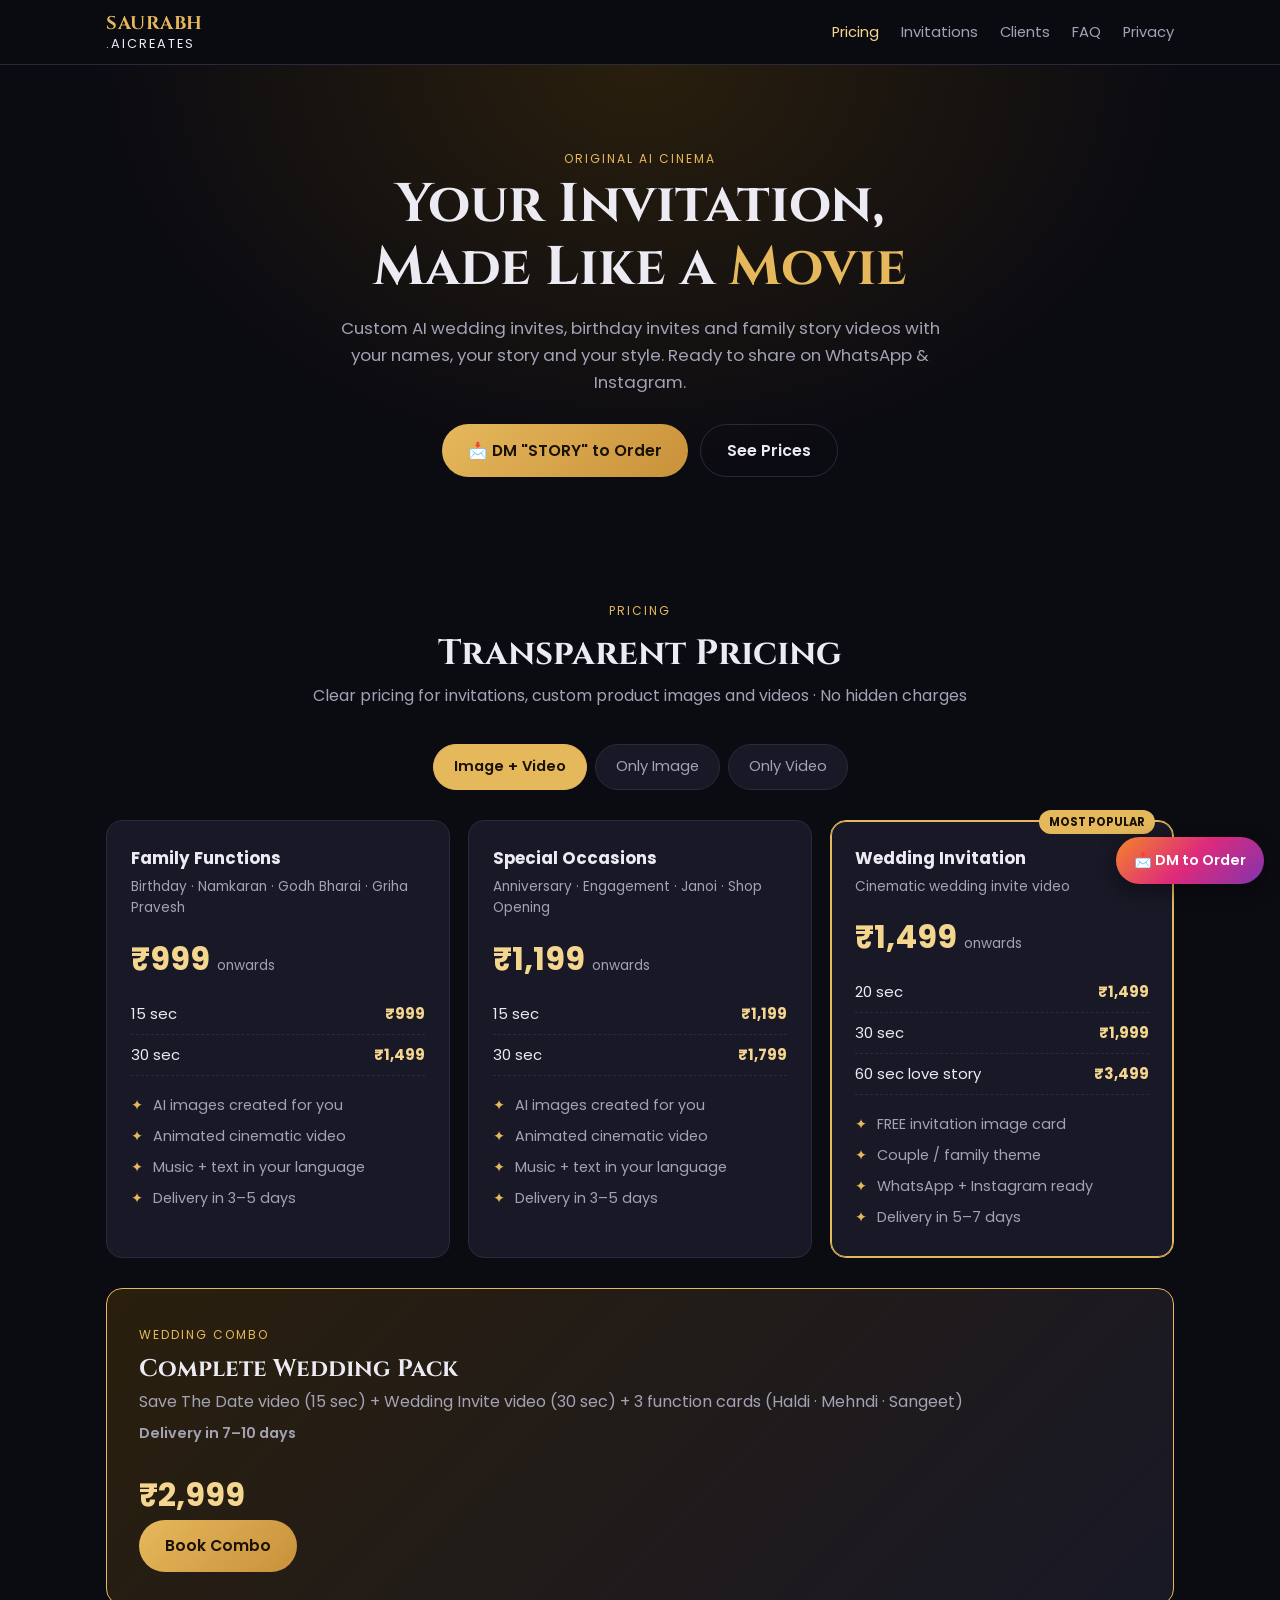
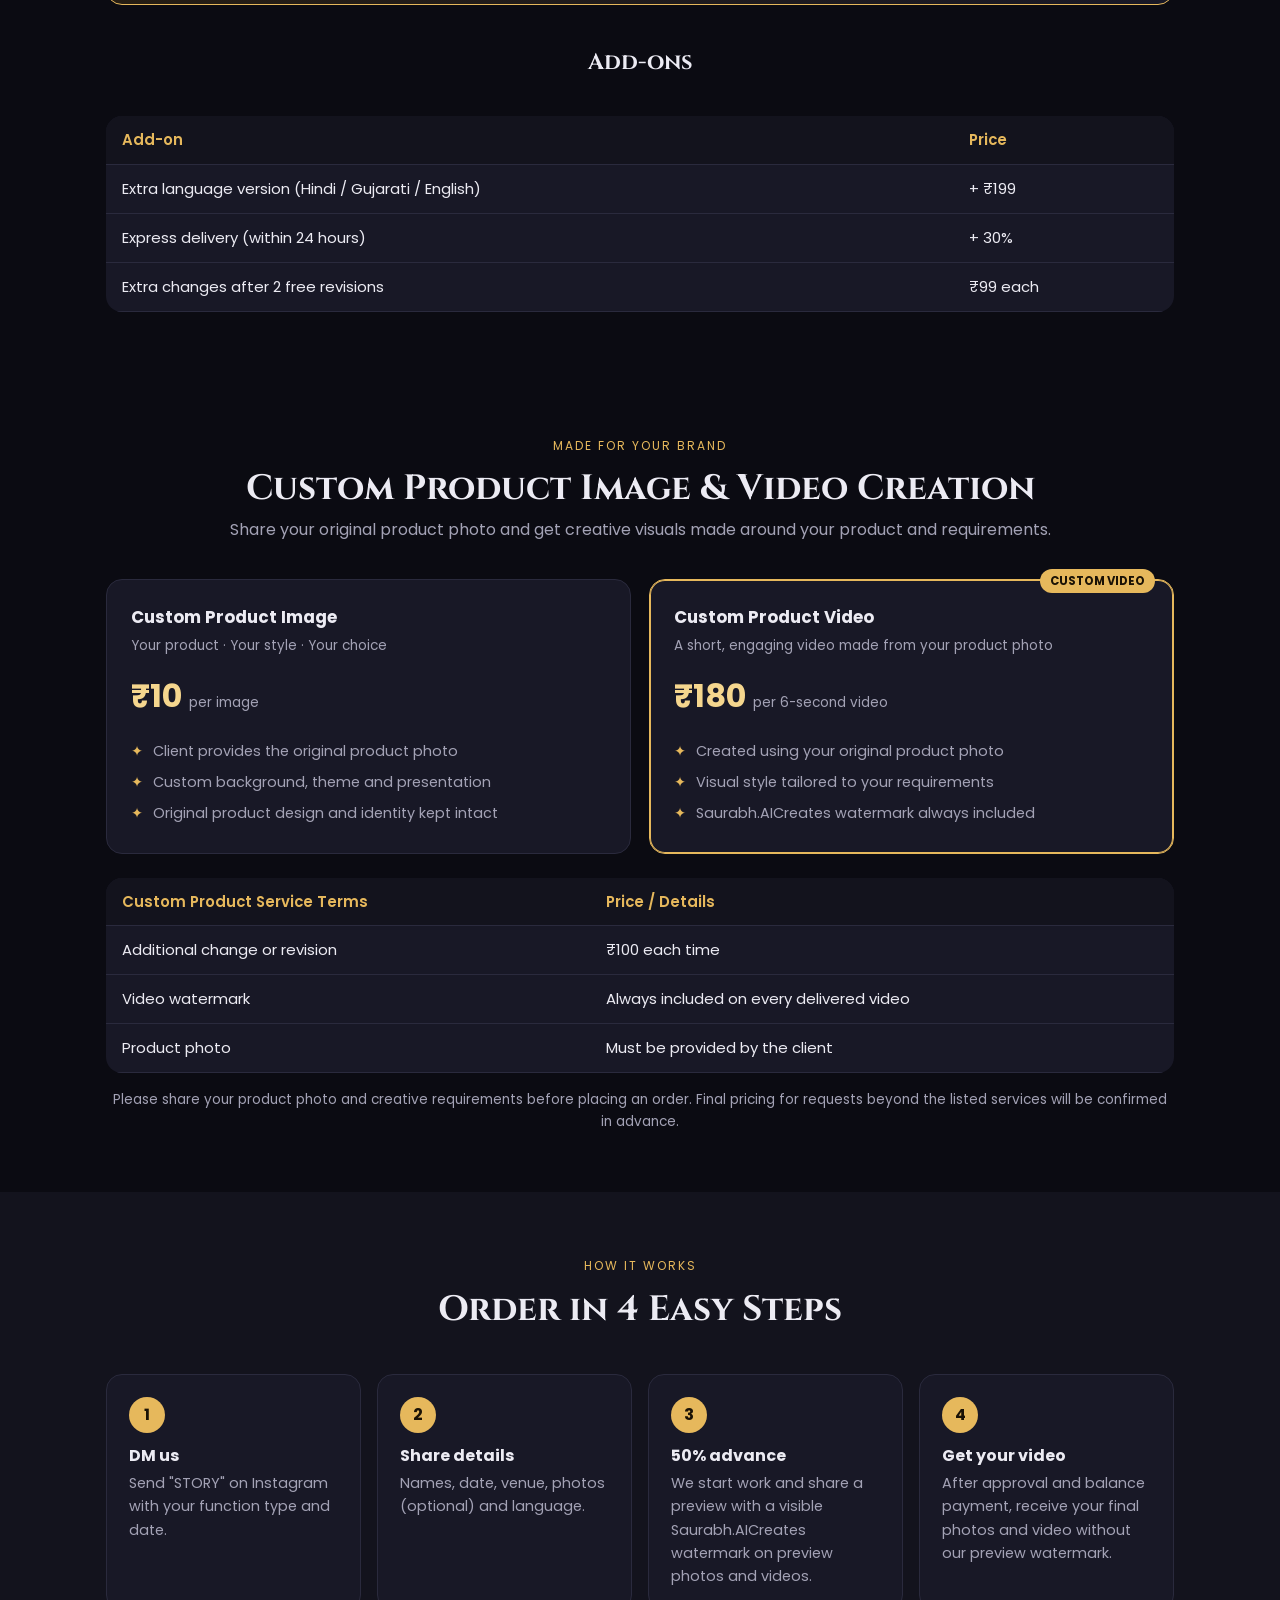
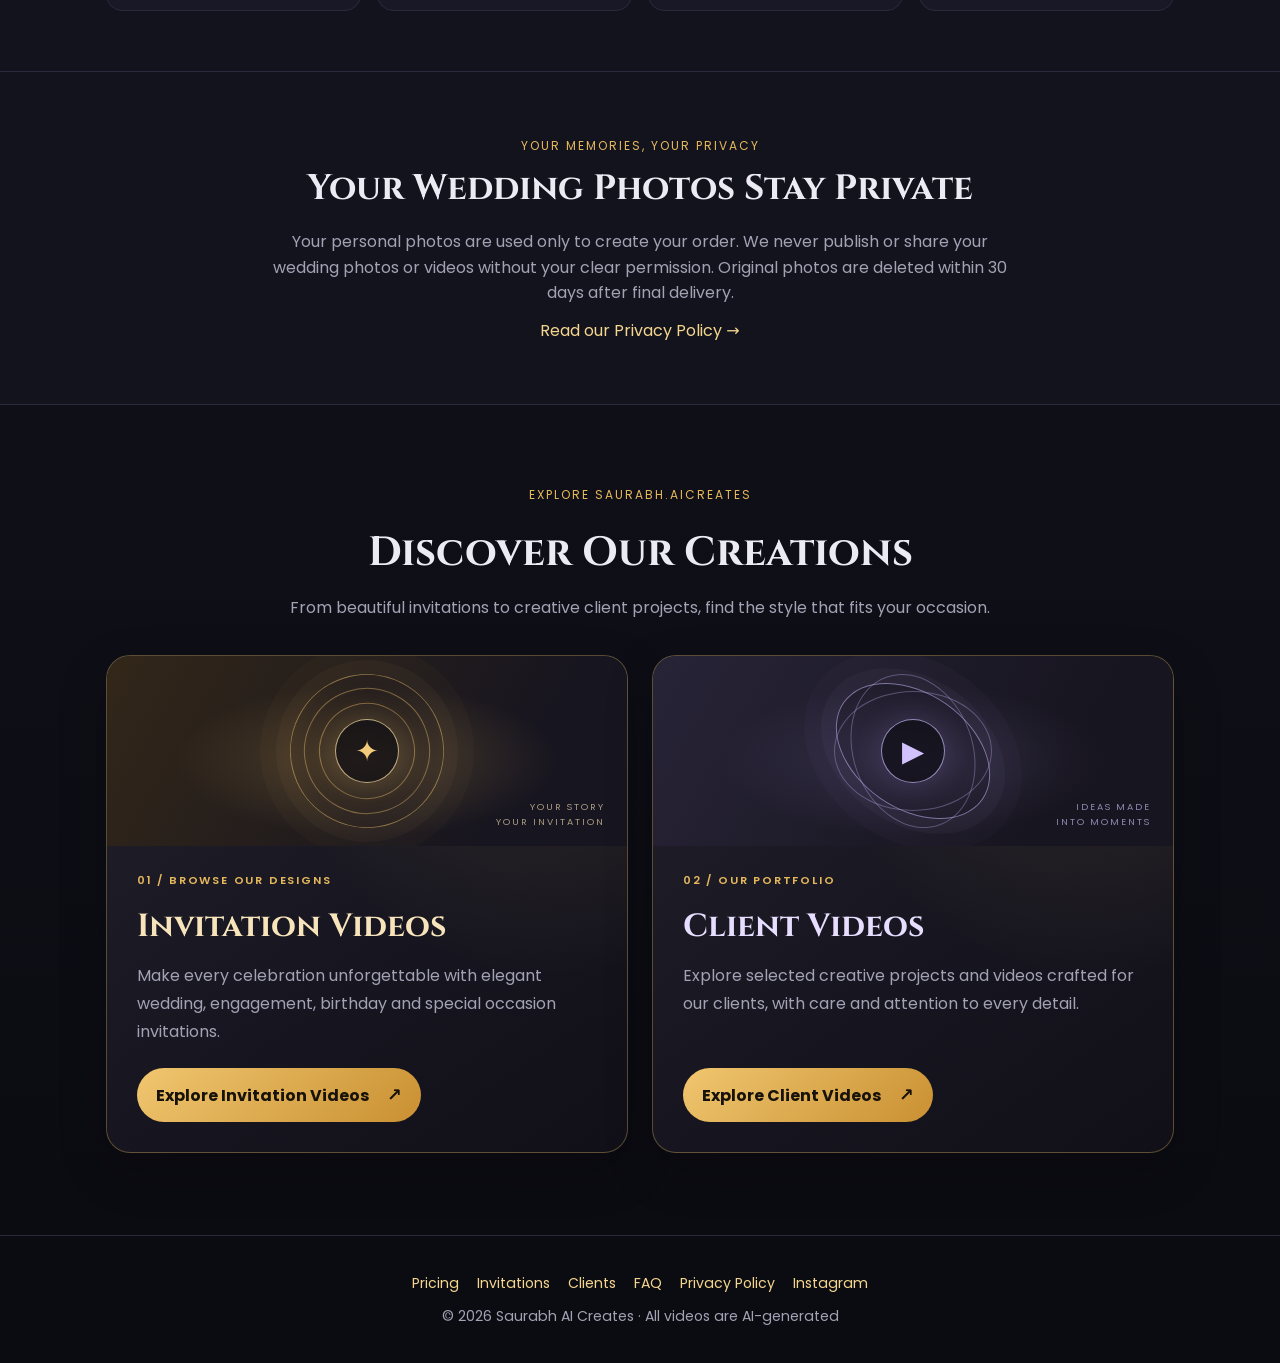
<file: index.html>
<!doctype html>
<html lang="en">
<head>
<meta charset="utf-8">
<meta name="viewport" content="width=device-width,initial-scale=1">
<title>Saurabh AI Creates – AI Invitations & Story Videos</title>
<meta name="description" content="Custom AI wedding invitations, birthday invites and cinematic family story videos. Order via Instagram DM.">
<meta property="og:title" content="Saurabh AI Creates – AI Invitations & Story Videos">
<meta property="og:description" content="Wedding, birthday & all function invitations as cinematic AI videos. Starting ₹299.">
<link rel="preconnect" href="https://fonts.googleapis.com">
<link href="https://fonts.googleapis.com/css2?family=Cinzel:wght@400;700&family=Poppins:wght@400;600;700&display=swap" rel="stylesheet">
<link rel="stylesheet" href="assets/css/style.css?v=19">
</head>
<body>
<header><div class="wrap nav">
  <a href="index.html" class="brand">SAURABH<span>.AICREATES</span></a>
  <ul>
    <li><a href="#pricing" class="active">Pricing</a></li>
    <li><a href="invitations.html">Invitations</a></li>
    <li><a href="clients.html">Clients</a></li>
    <li><a href="faq.html">FAQ</a></li>
    <li class="hide-sm"><a href="privacy.html">Privacy</a></li>
  </ul>
</div></header>

<div class="hero"><div class="wrap">
  <span class="tag">Original AI Cinema</span>
  <h1>Your Invitation,<br>Made Like a <em>Movie</em></h1>
  <p>Custom AI wedding invites, birthday invites and family story videos with your names, your story and your style. Ready to share on WhatsApp &amp; Instagram.</p>
  <div class="btns">
    <a class="btn btn-gold" href="https://ig.me/m/saurabh.aicreates" target="_blank" rel="noopener">📩 DM "STORY" to Order</a>
    <a class="btn btn-ghost" href="#pricing">See Prices</a>
  </div>
</div></div>

<section id="pricing"><div class="wrap">
  <div class="sec-title"><span class="tag">Pricing</span><h2>Transparent Pricing</h2><p>Clear pricing for invitations, custom product images and videos · No hidden charges</p></div>

  <div class="tabs" role="tablist">
    <button class="tab active" data-t="combo">Image + Video</button>
    <button class="tab" data-t="image">Only Image</button>
    <button class="tab" data-t="video">Only Video</button>
  </div>

  <!-- IMAGE + VIDEO -->
  <div class="panel active" id="combo">
    <div class="grid">
      <div class="card">
        <h3>Family Functions</h3><div class="sub">Birthday · Namkaran · Godh Bharai · Griha Pravesh</div>
        <div class="price">₹999 <small>onwards</small></div>
        <div class="rows"><div class="row">15 sec<b>₹999</b></div><div class="row">30 sec<b>₹1,499</b></div></div>
        <ul><li>AI images created for you</li><li>Animated cinematic video</li><li>Music + text in your language</li><li>Delivery in 3–5 days</li></ul>
      </div>
      <div class="card">
        <h3>Special Occasions</h3><div class="sub">Anniversary · Engagement · Janoi · Shop Opening</div>
        <div class="price">₹1,199 <small>onwards</small></div>
        <div class="rows"><div class="row">15 sec<b>₹1,199</b></div><div class="row">30 sec<b>₹1,799</b></div></div>
        <ul><li>AI images created for you</li><li>Animated cinematic video</li><li>Music + text in your language</li><li>Delivery in 3–5 days</li></ul>
      </div>
      <div class="card best"><span class="badge">MOST POPULAR</span>
        <h3>Wedding Invitation</h3><div class="sub">Cinematic wedding invite video</div>
        <div class="price">₹1,499 <small>onwards</small></div>
        <div class="rows"><div class="row">20 sec<b>₹1,499</b></div><div class="row">30 sec<b>₹1,999</b></div><div class="row">60 sec love story<b>₹3,499</b></div></div>
        <ul><li>FREE invitation image card</li><li>Couple / family theme</li><li>WhatsApp + Instagram ready</li><li>Delivery in 5–7 days</li></ul>
      </div>
    </div>
    <div class="combo">
      <div><span class="tag">Wedding Combo</span><h3>Complete Wedding Pack</h3>
      <p>Save The Date video (15 sec) + Wedding Invite video (30 sec) + 3 function cards (Haldi · Mehndi · Sangeet)</p><p class="delivery-note">Delivery in 7–10 days</p></div>
      <div style="text-align:right"><div class="price">₹2,999</div><a class="btn btn-gold" href="https://ig.me/m/saurabh.aicreates" target="_blank" rel="noopener">Book Combo</a></div>
    </div>
  </div>

  <!-- IMAGE -->
  <div class="panel" id="image">
    <div class="grid">
      <div class="card"><h3>Family Functions</h3><div class="sub">Birthday · Namkaran · Godh Bharai · Griha Pravesh</div><div class="price">₹299</div><ul><li>1 custom AI invitation card</li><li>WhatsApp size</li><li>Delivery in 1–2 days</li></ul></div>
      <div class="card"><h3>Special Occasions</h3><div class="sub">Anniversary · Janoi · Shop Opening</div><div class="price">₹399</div><ul><li>1 custom AI invitation card</li><li>WhatsApp size</li><li>Delivery in 1–2 days</li></ul></div>
      <div class="card"><h3>Engagement / Save The Date</h3><div class="sub">Couple theme card</div><div class="price">₹449</div><ul><li>1 custom AI invitation card</li><li>WhatsApp size</li><li>Delivery in 1–2 days</li></ul></div>
      <div class="card best"><span class="badge">WEDDING</span><h3>Wedding Card</h3><div class="sub">1 main invitation card</div><div class="price">₹499</div><ul><li>Extra function card ₹149 each</li><li>Same design for all functions</li><li>Delivery in 1–2 days</li></ul></div>
    </div>
    <p class="note">💡 Want it to move? Upgrade to Image + Video from ₹999.</p>
  </div>

  <!-- VIDEO -->
  <div class="panel" id="video">
    <div class="grid">
      <div class="card"><h3>Short</h3><div class="sub">You give images, we animate</div><div class="price">₹799</div><ul><li>Up to 15 sec</li><li>Music + text</li><li>Delivery in 3–5 days</li></ul></div>
      <div class="card best"><span class="badge">BEST VALUE</span><h3>Standard</h3><div class="sub">You give images, we animate</div><div class="price">₹1,299</div><ul><li>Up to 30 sec</li><li>Music + text</li><li>Delivery in 3–5 days</li></ul></div>
      <div class="card"><h3>Long</h3><div class="sub">You give images, we animate</div><div class="price">₹1,999</div><ul><li>Up to 60 sec</li><li>Music + text</li><li>Delivery in 3–5 days</li></ul></div>
    </div>
  </div>

  <div style="margin-top:40px">
    <div class="sec-title"><h2 style="font-size:1.4rem">Add-ons</h2></div>
    <table class="table">
      <tr><th>Add-on</th><th>Price</th></tr>
      <tr><td>Extra language version (Hindi / Gujarati / English)</td><td>+ ₹199</td></tr>
      <tr><td>Express delivery (within 24 hours)</td><td>+ 30%</td></tr>
      <tr><td>Extra changes after 2 free revisions</td><td>₹99 each</td></tr>
    </table>
  </div>
</div></section>


<section id="custom-creation"><div class="wrap">
  <div class="sec-title"><span class="tag">Made for Your Brand</span><h2>Custom Product Image &amp; Video Creation</h2><p>Share your original product photo and get creative visuals made around your product and requirements.</p></div>
  <div class="grid">
    <div class="card">
      <h3>Custom Product Image</h3><div class="sub">Your product · Your style · Your choice</div>
      <div class="price">₹10 <small>per image</small></div>
      <ul><li>Client provides the original product photo</li><li>Custom background, theme and presentation</li><li>Original product design and identity kept intact</li></ul>
    </div>
    <div class="card best">
      <span class="badge">CUSTOM VIDEO</span>
      <h3>Custom Product Video</h3><div class="sub">A short, engaging video made from your product photo</div>
      <div class="price">₹180 <small>per 6-second video</small></div>
      <ul><li>Created using your original product photo</li><li>Visual style tailored to your requirements</li><li>Saurabh.AICreates watermark always included</li></ul>
    </div>
  </div>
  <div style="margin-top:24px">
    <table class="table">
      <tr><th>Custom Product Service Terms</th><th>Price / Details</th></tr>
      <tr><td>Additional change or revision</td><td>₹100 each time</td></tr>
      <tr><td>Video watermark</td><td>Always included on every delivered video</td></tr>
      <tr><td>Product photo</td><td>Must be provided by the client</td></tr>
    </table>
    <p class="note">Please share your product photo and creative requirements before placing an order. Final pricing for requests beyond the listed services will be confirmed in advance.</p>
  </div>
</div></section>

<section style="background:var(--bg2)"><div class="wrap">
  <div class="sec-title"><span class="tag">How it works</span><h2>Order in 4 Easy Steps</h2></div>
  <div class="steps">
    <div class="step"><h4>DM us</h4><p>Send "STORY" on Instagram with your function type and date.</p></div>
    <div class="step"><h4>Share details</h4><p>Names, date, venue, photos (optional) and language.</p></div>
    <div class="step"><h4>50% advance</h4><p>We start work and share a preview with a visible Saurabh.AICreates watermark on preview photos and videos.</p></div>
    <div class="step"><h4>Get your video</h4><p>After approval and balance payment, receive your final photos and video without our preview watermark.</p></div>
  </div>
</div></section>

<section class="privacy-highlight"><div class="wrap"><div class="sec-title"><span class="tag">Your Memories, Your Privacy</span><h2>Your Wedding Photos Stay Private</h2><p>Your personal photos are used only to create your order. We never publish or share your wedding photos or videos without your clear permission. Original photos are deleted within 30 days after final delivery.</p><a href="privacy.html">Read our Privacy Policy →</a></div></div></section>

<section class="home-showcase-section" aria-label="Explore our work">
  <div class="wrap">
    <div class="home-showcase-heading"><span class="tag">Explore Saurabh.AICreates</span><h2>Discover Our Creations</h2><p>From beautiful invitations to creative client projects, find the style that fits your occasion.</p></div>
    <div class="home-showcase-grid">
      <article id="invitation-video" class="showcase-link-card showcase-invitations">
        <div class="showcase-card-art" aria-hidden="true"><span class="showcase-art-ring"></span><span class="showcase-art-icon">✦</span><span class="showcase-art-caption">YOUR STORY<br>YOUR INVITATION</span></div>
        <div class="showcase-card-content"><span class="showcase-eyebrow">01 / BROWSE OUR DESIGNS</span><h2>Invitation Videos</h2><p>Make every celebration unforgettable with elegant wedding, engagement, birthday and special occasion invitations.</p><a class="showcase-cta" href="invitations.html">Explore Invitation Videos <span aria-hidden="true">↗</span></a></div>
      </article>
      <article id="client-video" class="showcase-link-card showcase-client-work">
        <div class="showcase-card-art" aria-hidden="true"><span class="showcase-art-orbit"></span><span class="showcase-art-icon">▶</span><span class="showcase-art-caption">IDEAS MADE<br>INTO MOMENTS</span></div>
        <div class="showcase-card-content"><span class="showcase-eyebrow">02 / OUR PORTFOLIO</span><h2>Client Videos</h2><p>Explore selected creative projects and videos crafted for our clients, with care and attention to every detail.</p><a class="showcase-cta" href="clients.html">Explore Client Videos <span aria-hidden="true">↗</span></a></div>
      </article>
    </div>
  </div>
</section>

<section id="rvWall" class="client-reviews" hidden><div class="wrap">
  <div class="sec-title"><span class="tag">Happy Clients</span><h2>What Clients Say</h2><p>Real feedback from our customers</p></div>
  <div class="review-slider">
    <button class="review-arrow review-prev" type="button" aria-label="Previous reviews">‹</button>
    <div class="review-viewport"><div class="review-track" id="homeReviewTrack"></div></div>
    <button class="review-arrow review-next" type="button" aria-label="Next reviews">›</button>
  </div>
  <div class="review-dots" id="homeReviewDots"></div>
  <p class="review-source">Customer reviews shared with permission</p>
</div></section>

<footer><div class="wrap">
  <div class="links"><a href="#pricing">Pricing</a><a href="invitations.html">Invitations</a><a href="clients.html">Clients</a><a href="faq.html">FAQ</a><a href="privacy.html">Privacy Policy</a><a href="https://instagram.com/saurabh.aicreates" target="_blank" rel="noopener">Instagram</a></div>
  <div>© 2026 Saurabh AI Creates · All videos are AI-generated</div>
</div></footer>
<a class="float-dm" href="https://ig.me/m/saurabh.aicreates" target="_blank" rel="noopener">📩 DM to Order</a>

<script src="assets/js/videos.js?v=15"></script>
<script>
// Homepage links to the full galleries; videos are shown only on their dedicated pages.
document.querySelectorAll('.tab').forEach(b=>b.addEventListener('click',()=>{
  document.querySelectorAll('.tab').forEach(x=>x.classList.remove('active'));
  document.querySelectorAll('.panel').forEach(x=>x.classList.remove('active'));
  b.classList.add('active');document.getElementById(b.dataset.t).classList.add('active');
}));
</script>
<script src="assets/js/reviews.js?v=4"></script>
<script>renderReviewSlider(document.getElementById('rvWall'), document.getElementById('homeReviewTrack'), document.getElementById('homeReviewDots'));</script>
</body>
</html>
</file>
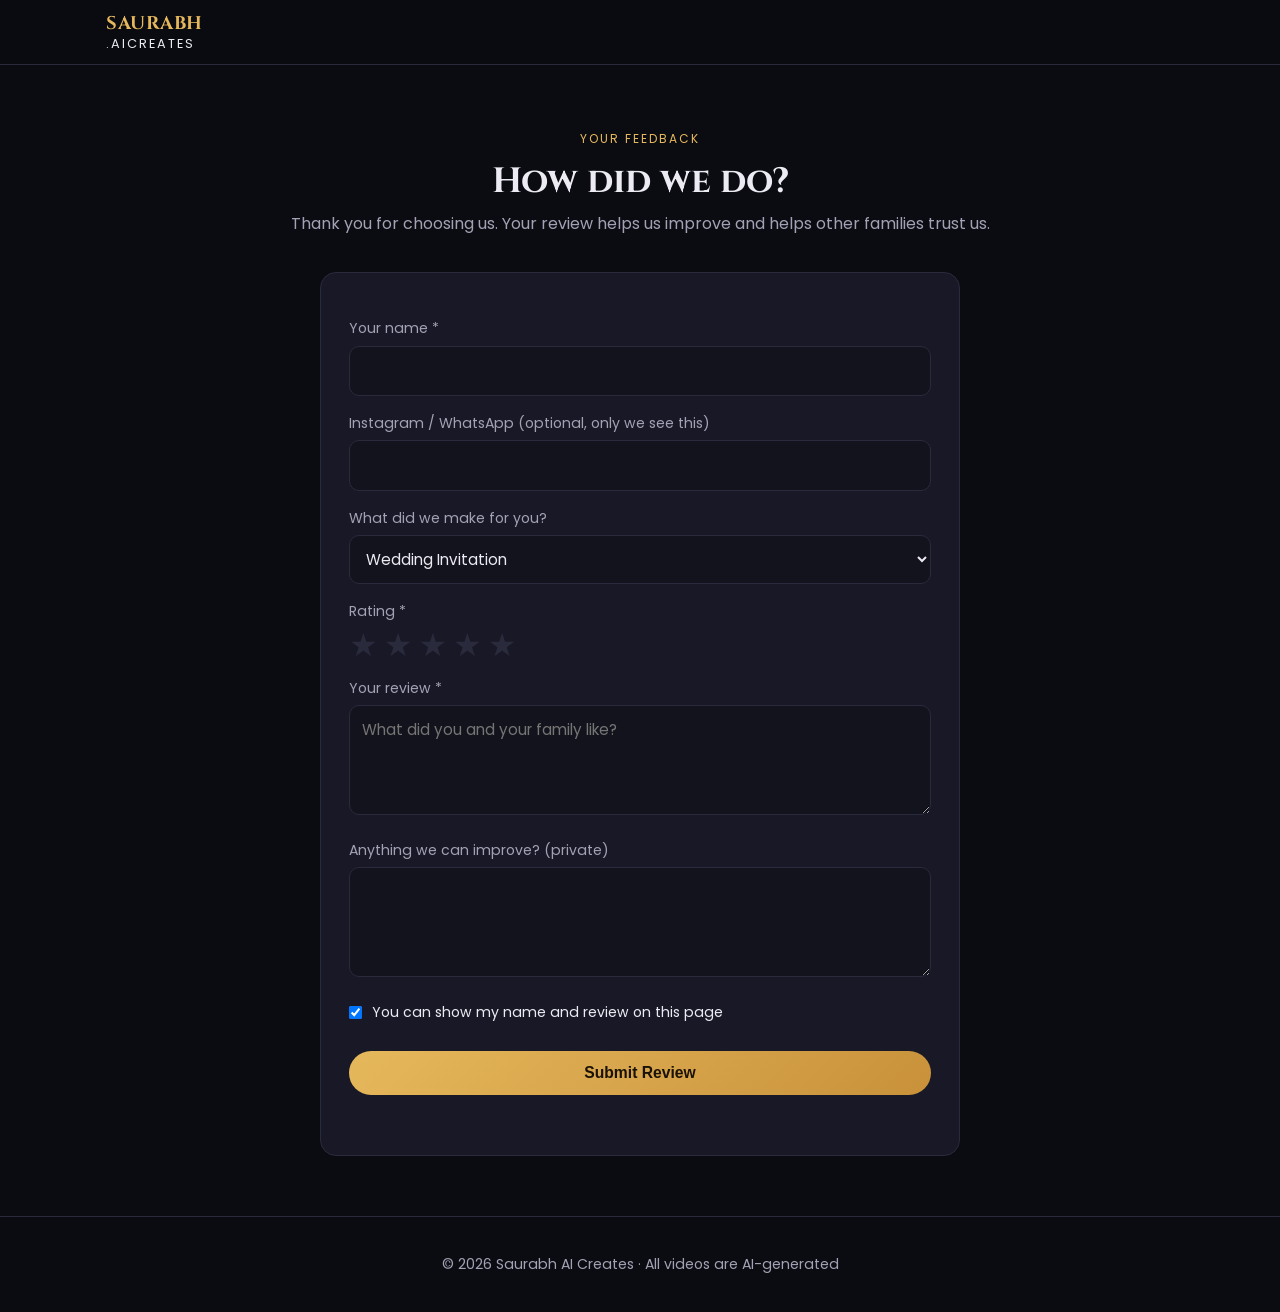
<file: CustomerReview.html>
<!doctype html>
<html lang="en">
<head>
<meta charset="utf-8">
<meta name="viewport" content="width=device-width,initial-scale=1">
<meta name="robots" content="noindex,nofollow">
<title>Share Your Review – Saurabh AI Creates</title>
<link rel="preconnect" href="https://fonts.googleapis.com">
<link href="https://fonts.googleapis.com/css2?family=Cinzel:wght@400;700&family=Poppins:wght@400;600;700&display=swap" rel="stylesheet">
<link rel="stylesheet" href="assets/css/style.css">
</head>
<body>
<header><div class="wrap nav">
  <a href="index.html" class="brand">SAURABH<span>.AICREATES</span></a>
</div></header>

<section><div class="wrap">
  <div class="sec-title"><span class="tag">Your Feedback</span><h2>How did we do?</h2><p>Thank you for choosing us. Your review helps us improve and helps other families trust us.</p></div>

  <form class="rv-box" id="rvForm" novalidate>
    <label for="name">Your name *</label>
    <input id="name" name="name" maxlength="80" required>

    <label for="contact">Instagram / WhatsApp (optional, only we see this)</label>
    <input id="contact" name="contact" maxlength="100">

    <label for="service">What did we make for you?</label>
    <select id="service" name="service">
      <option>Wedding Invitation</option><option>Birthday Invitation</option>
      <option>Family Story Video</option><option>Devotional Video</option><option>Other</option>
    </select>

    <label>Rating *</label>
    <div class="stars">
      <input type="radio" name="rating" id="r5" value="5"><label for="r5" title="Excellent">★</label>
      <input type="radio" name="rating" id="r4" value="4"><label for="r4" title="Good">★</label>
      <input type="radio" name="rating" id="r3" value="3"><label for="r3" title="Okay">★</label>
      <input type="radio" name="rating" id="r2" value="2"><label for="r2" title="Poor">★</label>
      <input type="radio" name="rating" id="r1" value="1"><label for="r1" title="Bad">★</label>
    </div>

    <label for="review">Your review *</label>
    <textarea id="review" name="review" maxlength="2000" required placeholder="What did you and your family like?"></textarea>

    <label for="suggestions">Anything we can improve? (private)</label>
    <textarea id="suggestions" name="suggestions" maxlength="2000"></textarea>

    <label class="rv-check"><input type="checkbox" id="allowPublic" checked> You can show my name and review on this page</label>

    <button class="btn btn-gold" type="submit" id="rvBtn">Submit Review</button>
    <div class="rv-msg" id="rvMsg"></div>
  </form>
</div></section>



<footer><div class="wrap"><div>© 2026 Saurabh AI Creates · All videos are AI-generated</div></div></footer>

<script>
(function(){
  // Google Form: Saurabh AI Creates – Review
  const FORM = 'https://docs.google.com/forms/d/e/1FAIpQLSdsbw8XQ1eesN3e3HpwzW3NzgksC5vkUUw1iFFnKf7WfFTKgg/formResponse';
  const F = { name:'entry.162040263', contact:'entry.927989608', service:'entry.1763975307', rating:'entry.1838763120',
              review:'entry.2137173967', suggestions:'entry.1449254682', allowPublic:'entry.218398271' };
  const f = document.getElementById('rvForm'), msg = document.getElementById('rvMsg'), btn = document.getElementById('rvBtn');
  const say = (t, cls) => { msg.textContent = t; msg.className = 'rv-msg ' + (cls||''); };

  f.addEventListener('submit', async e => {
    e.preventDefault();
    const rating = (f.querySelector('input[name=rating]:checked')||{}).value;
    const name = f.name.value.trim(), review = f.review.value.trim();
    if (!name || !rating || !review) return say('Please add your name, a star rating and your review.', 'err');
    const body = new URLSearchParams();
    body.append(F.name, name);
    body.append(F.contact, f.contact.value.trim() || '-');
    body.append(F.service, f.service.value);
    body.append(F.rating, rating);
    body.append(F.review, review);
    body.append(F.suggestions, f.suggestions.value.trim() || '-');
    body.append(F.allowPublic, f.allowPublic.checked ? 'Yes' : 'No');
    btn.disabled = true; btn.textContent = 'Submitting…'; say('');
    try {
      await fetch(FORM, { method:'POST', mode:'no-cors', body });
      f.innerHTML = '<div class="sec-title" style="margin:0"><h2>Thank you! 🙏</h2><p>Your review has been received.</p></div>';
    } catch (err) {
      say('Could not submit right now. Please check your internet and try again.', 'err');
      btn.disabled = false; btn.textContent = 'Submit Review';
    }
  });
})();
</script>
</body>
</html>
</file>
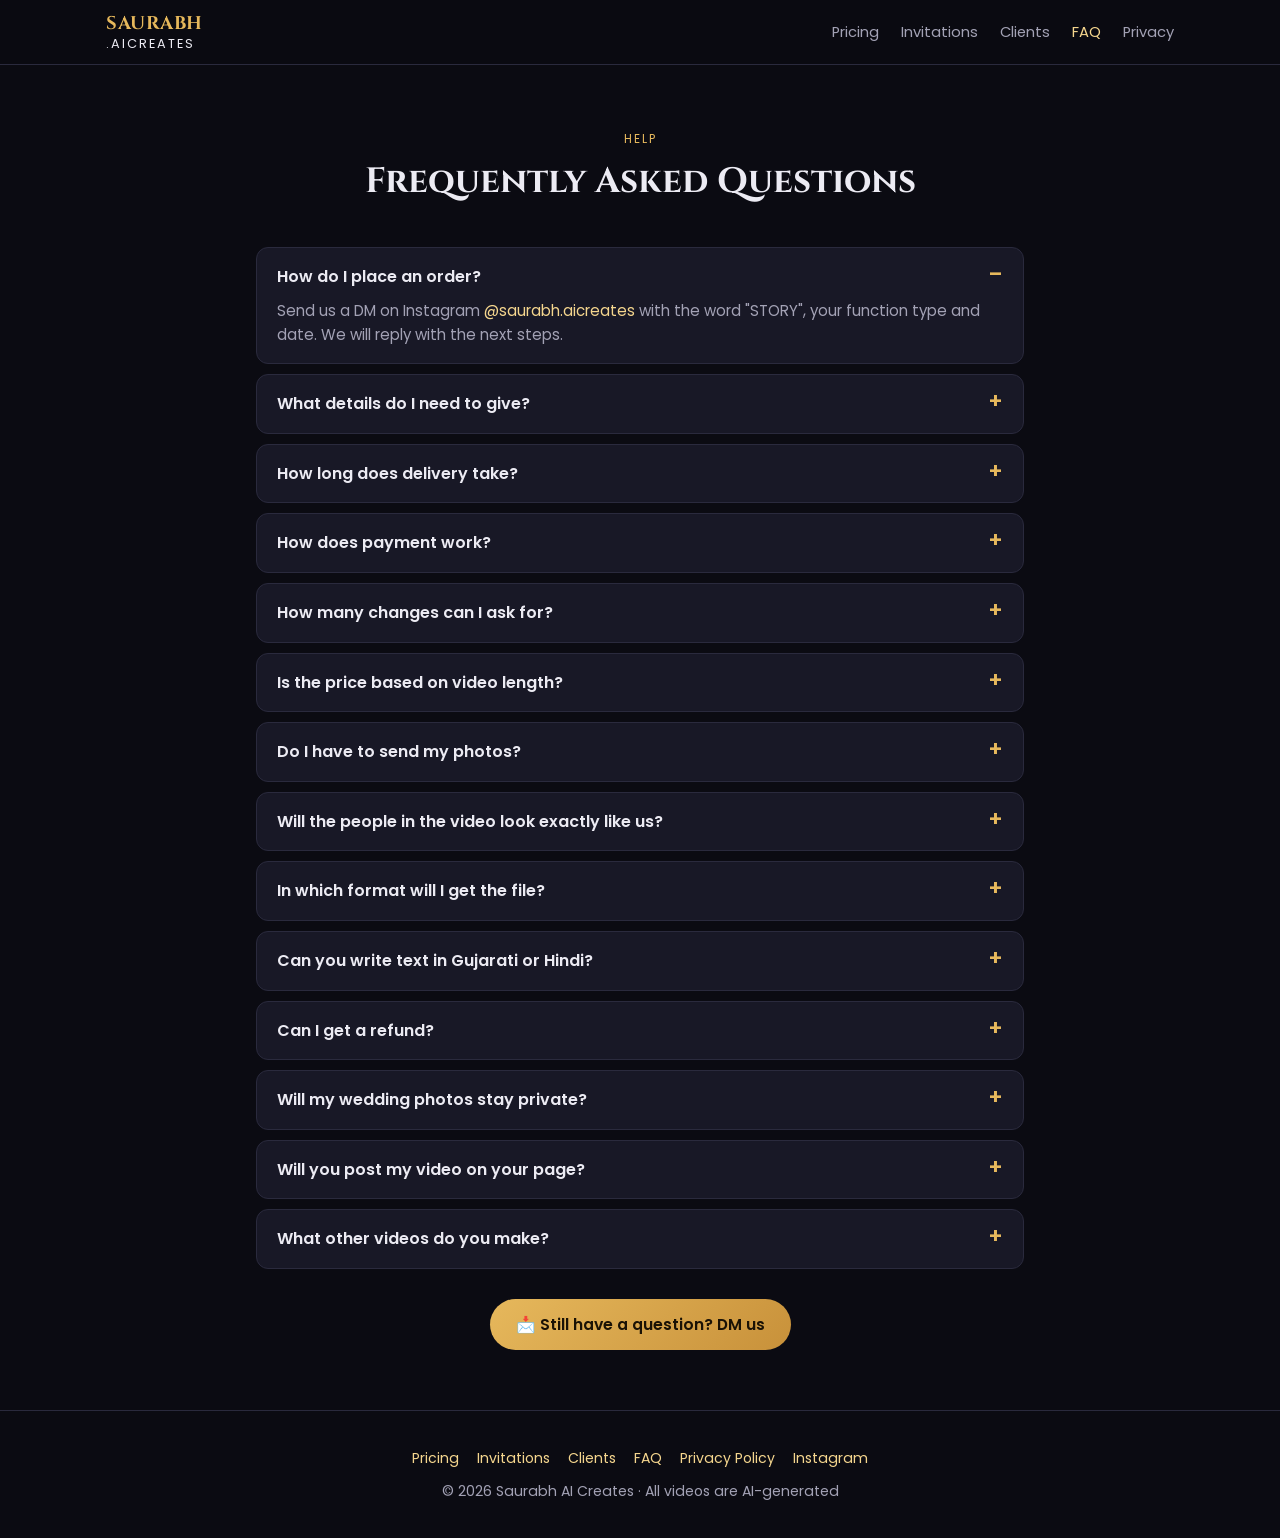
<file: faq.html>
<!doctype html>
<html lang="en">
<head>
<meta charset="utf-8">
<meta name="viewport" content="width=device-width,initial-scale=1">
<title>FAQ – Saurabh AI Creates</title>
<link rel="preconnect" href="https://fonts.googleapis.com">
<link href="https://fonts.googleapis.com/css2?family=Cinzel:wght@400;700&family=Poppins:wght@400;600;700&display=swap" rel="stylesheet">
<link rel="stylesheet" href="assets/css/style.css">
</head>
<body>
<header><div class="wrap nav">
  <a href="index.html" class="brand">SAURABH<span>.AICREATES</span></a>
  <ul>
    <li><a href="index.html#pricing">Pricing</a></li>
    <li><a href="invitations.html">Invitations</a></li>
    <li><a href="clients.html">Clients</a></li>
    <li><a href="faq.html" class="active">FAQ</a></li>
    <li><a href="privacy.html">Privacy</a></li>
  </ul>
</div></header>

<section><div class="wrap" style="max-width:800px">
  <div class="sec-title"><span class="tag">Help</span><h2>Frequently Asked Questions</h2></div>

  <details open><summary>How do I place an order?</summary>
    <p>Send us a DM on Instagram <a href="https://ig.me/m/saurabh.aicreates" target="_blank" rel="noopener">@saurabh.aicreates</a> with the word "STORY", your function type and date. We will reply with the next steps.</p></details>

  <details><summary>What details do I need to give?</summary>
    <ul><li>Names (bride &amp; groom / birthday person / family)</li><li>Function date, time and venue</li><li>Language: Hindi, Gujarati or English</li><li>Photos (optional – only if you want your look in the video)</li><li>Any theme or colour you like</li></ul></details>

  <details><summary>How long does delivery take?</summary>
    <p>Custom image invitation: 1–2 days. Family and special-occasion image + video: 3–5 days. Wedding invitation: 5–7 days. Complete wedding combo: 7–10 days. Video-only plans: 3–5 days. Need it faster? Express delivery within 24 hours is available for +30% (subject to availability).</p></details>

  <details><summary>How does payment work?</summary>
    <p>50% advance to start the work. We send preview photos and videos with a visible Saurabh.AICreates watermark. After you approve the preview and pay the balance, we deliver the final files without our preview watermark. Payment by UPI.</p></details>

  <details><summary>How many changes can I ask for?</summary>
    <p>2 free revisions are included (names, date, venue, text, small changes). Extra changes after that cost ₹99 each. A completely new idea or theme after approval is charged as a new order.</p></details>

  <details><summary>Is the price based on video length?</summary>
    <p>Yes. Longer videos need more scenes, so they cost more. See all prices on the <a href="index.html#pricing">pricing section</a>.</p></details>

  <details><summary>Do I have to send my photos?</summary>
    <p>No. We can create the full invitation with AI characters. If you want the couple or family to look like you, send 2–4 clear photos.</p></details>

  <details><summary>Will the people in the video look exactly like us?</summary>
    <p>AI gives a close, artistic look – not a 100% exact copy of a real photo. Faces may look slightly different between scenes. We always show a preview before final delivery.</p></details>

  <details><summary>In which format will I get the file?</summary>
    <p>Video: MP4 (vertical 9:16, ready for WhatsApp status and Instagram). Image: JPG / PNG. Delivered on WhatsApp or Google Drive link.</p></details>

  <details><summary>Can you write text in Gujarati or Hindi?</summary>
    <p>Yes. Hindi, Gujarati and English are available. An extra language version of the same video costs ₹199.</p></details>

  <details><summary>Can I get a refund?</summary>
    <p>The advance is not refundable once work has started, because time and AI tools are already used. If we cannot deliver, we refund your advance in full.</p></details>

  <details><summary>Will my wedding photos stay private?</summary>
    <p>Yes. Your photos are used only to create your order. We never post or share your wedding photos or videos on our website or social media without your clear permission. Original photos are deleted within 30 days after final delivery. You can request earlier deletion at any time. See our <a href="privacy.html">Privacy Policy</a>.</p></details>

  <details><summary>Will you post my video on your page?</summary>
    <p>Only if you allow it. We always ask before sharing any client video on Instagram or this website. See our <a href="privacy.html">Privacy Policy</a>.</p></details>

  <details><summary>What other videos do you make?</summary>
    <p>Birthday and anniversary films, family story films, devotional videos and promo reels for businesses. DM us your idea.</p></details>

  <div class="btns" style="margin-top:30px"><a class="btn btn-gold" href="https://ig.me/m/saurabh.aicreates" target="_blank" rel="noopener">📩 Still have a question? DM us</a></div>
</div></section>

<footer><div class="wrap">
  <div class="links"><a href="index.html#pricing">Pricing</a><a href="invitations.html">Invitations</a><a href="clients.html">Clients</a><a href="faq.html">FAQ</a><a href="privacy.html">Privacy Policy</a><a href="https://instagram.com/saurabh.aicreates" target="_blank" rel="noopener">Instagram</a></div>
  <div>© 2026 Saurabh AI Creates · All videos are AI-generated</div>
</div></footer>
</body>
</html>
</file>
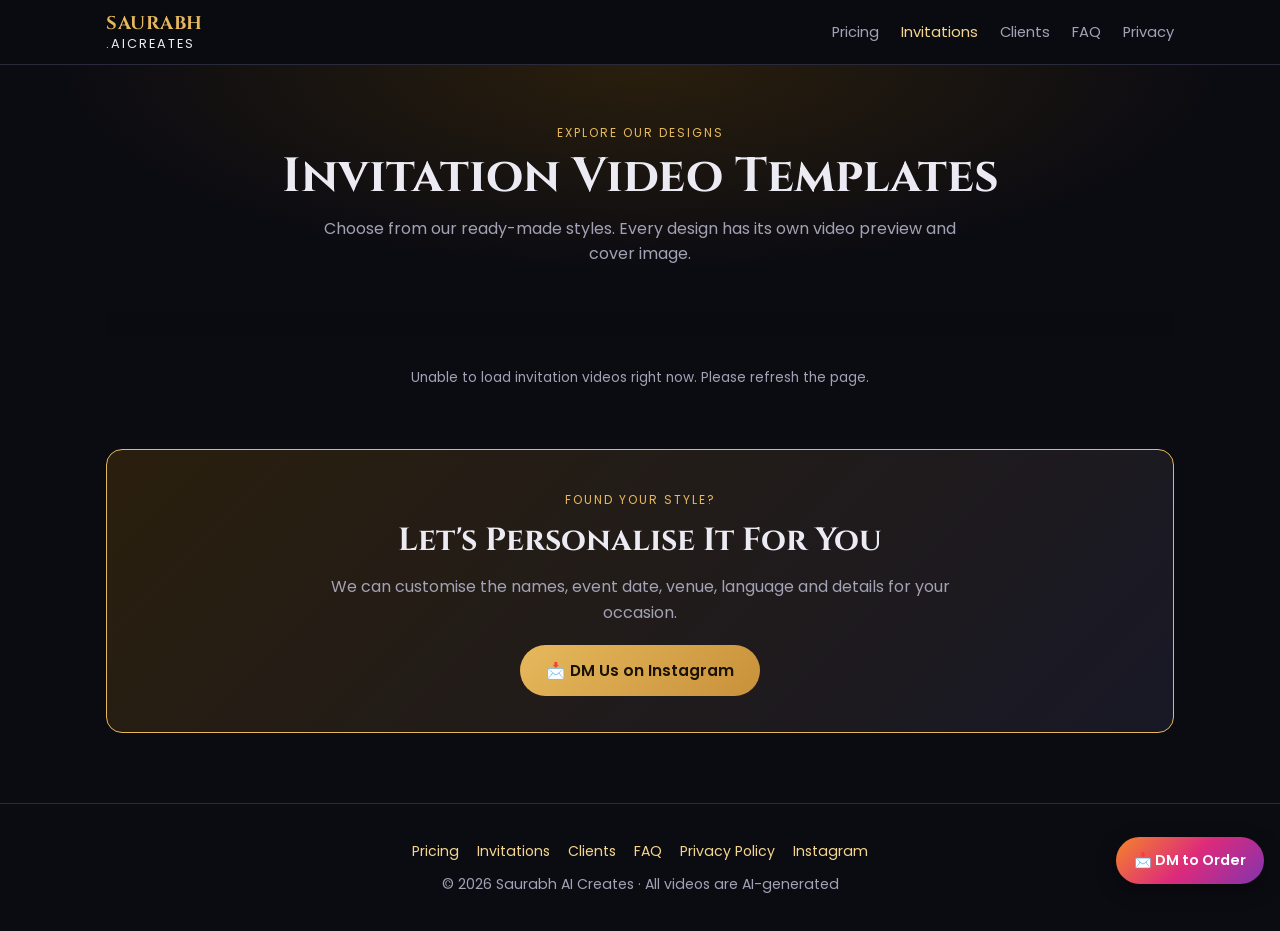
<file: invitations.html>
<!doctype html>
<html lang="en">
<head>
<meta charset="utf-8">
<meta name="viewport" content="width=device-width,initial-scale=1">
<title>Invitation Video Templates – Saurabh AI Creates</title>
<meta name="description" content="Explore wedding, save-the-date, engagement, shop opening and birthday invitation video templates by Saurabh AI Creates.">
<link rel="preconnect" href="https://fonts.googleapis.com">
<link href="https://fonts.googleapis.com/css2?family=Cinzel:wght@400;700&family=Poppins:wght@400;600;700&display=swap" rel="stylesheet">
<link rel="stylesheet" href="assets/css/style.css">
</head>
<body>
<script>if(new URLSearchParams(location.search).get("embed")==="1")document.documentElement.classList.add("embedded");</script>
<header><div class="wrap nav">
  <a href="index.html" class="brand">SAURABH<span>.AICREATES</span></a>
  <ul>
    <li><a href="index.html#pricing">Pricing</a></li>
    <li><a href="invitations.html" class="active">Invitations</a></li>
    <li><a href="clients.html">Clients</a></li>
    <li><a href="faq.html">FAQ</a></li>
    <li><a href="privacy.html">Privacy</a></li>
  </ul>
</div></header>
<section class="invitation-hero"><div class="wrap">
  <div class="sec-title"><span class="tag">Explore Our Designs</span><h1>Invitation Video Templates</h1><p>Choose from our ready-made styles. Every design has its own video preview and cover image.</p></div>
</div></section>
<section class="invitation-section"><div class="wrap">
  <div class="tabs template-filters" id="templateFilters" aria-label="Filter invitation categories"></div>
  <div id="invitationTemplates"><p class="note">Loading invitation templates…</p></div>
  <div class="invitation-cta"><span class="tag">Found Your Style?</span><h2>Let's Personalise It For You</h2><p>We can customise the names, event date, venue, language and details for your occasion.</p><a class="btn btn-gold" href="https://ig.me/m/saurabh.aicreates" target="_blank" rel="noopener">📩 DM Us on Instagram</a></div>
</div></section>
<footer><div class="wrap">
  <div class="links"><a href="index.html#pricing">Pricing</a><a href="invitations.html">Invitations</a><a href="clients.html">Clients</a><a href="faq.html">FAQ</a><a href="privacy.html">Privacy Policy</a><a href="https://instagram.com/saurabh.aicreates" target="_blank" rel="noopener">Instagram</a></div>
  <div>© 2026 Saurabh AI Creates · All videos are AI-generated</div>
</div></footer>
<a class="float-dm" href="https://ig.me/m/saurabh.aicreates" target="_blank" rel="noopener">📩 DM to Order</a>
<script src="assets/js/videos.js"></script>
<script>renderInvitationTemplates(document.getElementById('invitationTemplates'), document.getElementById('templateFilters')).then(() => { if (document.documentElement.classList.contains('embedded')) { const sendHeight = () => parent.postMessage({type:'invitation-gallery-height',height:document.documentElement.scrollHeight}, location.origin); sendHeight(); new ResizeObserver(sendHeight).observe(document.body); } });</script>
</body>
</html>
</file>
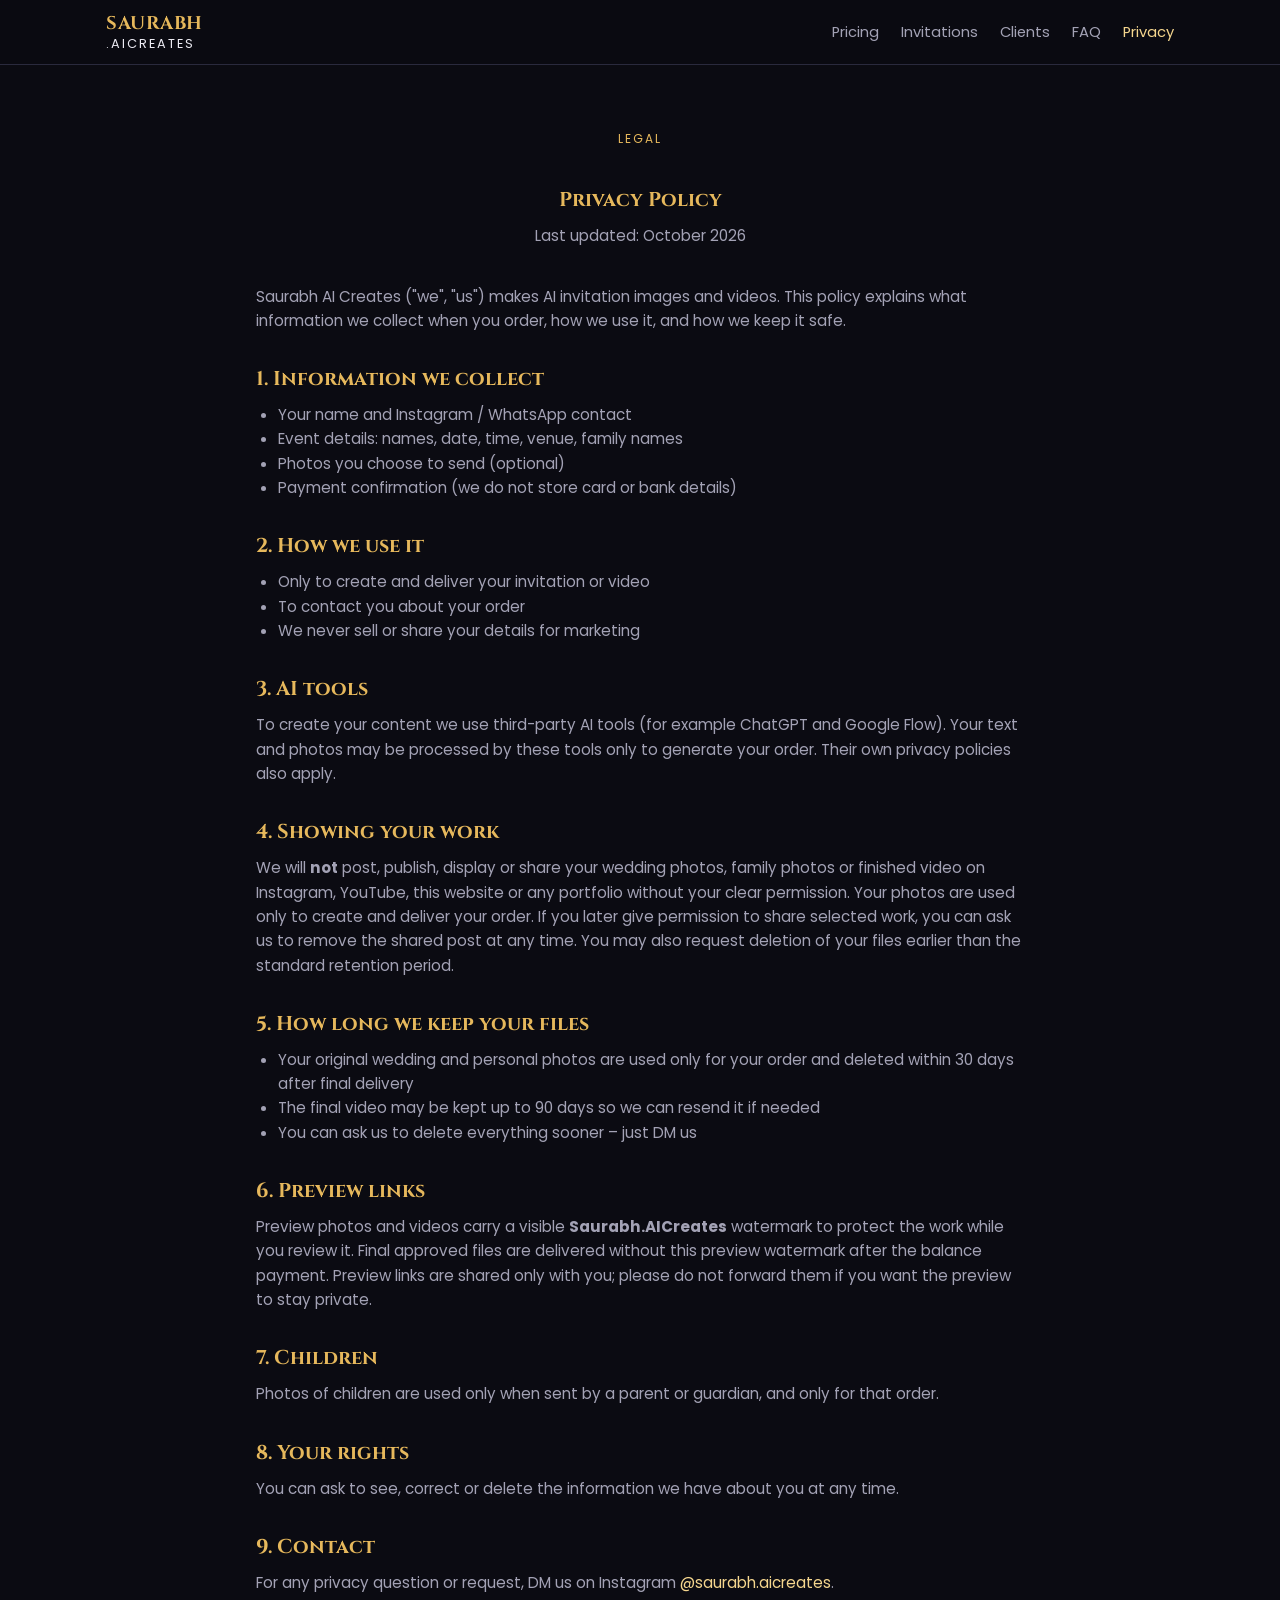
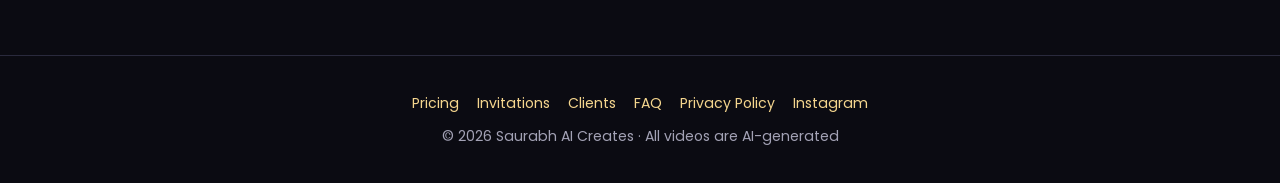
<file: privacy.html>
<!doctype html>
<html lang="en">
<head>
<meta charset="utf-8">
<meta name="viewport" content="width=device-width,initial-scale=1">
<title>Privacy Policy – Saurabh AI Creates</title>
<link rel="preconnect" href="https://fonts.googleapis.com">
<link href="https://fonts.googleapis.com/css2?family=Cinzel:wght@400;700&family=Poppins:wght@400;600;700&display=swap" rel="stylesheet">
<link rel="stylesheet" href="assets/css/style.css">
</head>
<body>
<header><div class="wrap nav">
  <a href="index.html" class="brand">SAURABH<span>.AICREATES</span></a>
  <ul>
    <li><a href="index.html#pricing">Pricing</a></li>
    <li><a href="invitations.html">Invitations</a></li>
    <li><a href="clients.html">Clients</a></li>
    <li><a href="faq.html">FAQ</a></li>
    <li><a href="privacy.html" class="active">Privacy</a></li>
  </ul>
</div></header>

<section><div class="wrap legal">
  <div class="sec-title"><span class="tag">Legal</span><h2>Privacy Policy</h2><p>Last updated: October 2026</p></div>

  <p>Saurabh AI Creates ("we", "us") makes AI invitation images and videos. This policy explains what information we collect when you order, how we use it, and how we keep it safe.</p>

  <h2>1. Information we collect</h2>
  <ul>
    <li>Your name and Instagram / WhatsApp contact</li>
    <li>Event details: names, date, time, venue, family names</li>
    <li>Photos you choose to send (optional)</li>
    <li>Payment confirmation (we do not store card or bank details)</li>
  </ul>

  <h2>2. How we use it</h2>
  <ul>
    <li>Only to create and deliver your invitation or video</li>
    <li>To contact you about your order</li>
    <li>We never sell or share your details for marketing</li>
  </ul>

  <h2>3. AI tools</h2>
  <p>To create your content we use third-party AI tools (for example ChatGPT and Google Flow). Your text and photos may be processed by these tools only to generate your order. Their own privacy policies also apply.</p>

  <h2>4. Showing your work</h2>
  <p>We will <strong>not</strong> post, publish, display or share your wedding photos, family photos or finished video on Instagram, YouTube, this website or any portfolio without your clear permission. Your photos are used only to create and deliver your order. If you later give permission to share selected work, you can ask us to remove the shared post at any time. You may also request deletion of your files earlier than the standard retention period.</p>

  <h2>5. How long we keep your files</h2>
  <ul>
    <li>Your original wedding and personal photos are used only for your order and deleted within 30 days after final delivery</li>
    <li>The final video may be kept up to 90 days so we can resend it if needed</li>
    <li>You can ask us to delete everything sooner – just DM us</li>
  </ul>

  <h2>6. Preview links</h2>
  <p>Preview photos and videos carry a visible <strong>Saurabh.AICreates</strong> watermark to protect the work while you review it. Final approved files are delivered without this preview watermark after the balance payment. Preview links are shared only with you; please do not forward them if you want the preview to stay private.</p>

  <h2>7. Children</h2>
  <p>Photos of children are used only when sent by a parent or guardian, and only for that order.</p>

  <h2>8. Your rights</h2>
  <p>You can ask to see, correct or delete the information we have about you at any time.</p>

  <h2>9. Contact</h2>
  <p>For any privacy question or request, DM us on Instagram <a href="https://ig.me/m/saurabh.aicreates" target="_blank" rel="noopener">@saurabh.aicreates</a>.</p>
</div></section>

<footer><div class="wrap">
  <div class="links"><a href="index.html#pricing">Pricing</a><a href="invitations.html">Invitations</a><a href="clients.html">Clients</a><a href="faq.html">FAQ</a><a href="privacy.html">Privacy Policy</a><a href="https://instagram.com/saurabh.aicreates" target="_blank" rel="noopener">Instagram</a></div>
  <div>© 2026 Saurabh AI Creates · All videos are AI-generated</div>
</div></footer>
</body>
</html>
</file>
<file: assets/css/style.css>
:root{
  --bg:#0b0b12;--bg2:#13131d;--card:#181826;--line:#2a2a3d;
  --gold:#e6b85c;--gold2:#f5d68e;--text:#ecebf3;--muted:#a3a2b5;
  --pink:#e1306c;--radius:16px;
}
*{box-sizing:border-box;margin:0;padding:0}
html{scroll-behavior:smooth}
body{background:var(--bg);color:var(--text);font-family:"Poppins",system-ui,sans-serif;line-height:1.6;font-size:16px}
a{color:var(--gold2);text-decoration:none}
img,video{max-width:100%;display:block}
.wrap{max-width:1100px;margin:0 auto;padding:0 16px}

/* nav */
header{position:sticky;top:0;z-index:20;background:rgba(11,11,18,.88);backdrop-filter:blur(10px);border-bottom:1px solid var(--line)}
.nav{display:flex;align-items:center;justify-content:space-between;height:64px}
.brand{font-family:"Cinzel",serif;font-weight:700;font-size:1.15rem;color:var(--gold);letter-spacing:.5px}
.brand span{color:var(--text);font-weight:400;font-size:.8rem;display:block;font-family:"Poppins";letter-spacing:2px;margin-top:-4px}
.nav ul{list-style:none;display:flex;gap:22px}
.nav ul a{color:var(--muted);font-size:.92rem}
.nav ul a:hover,.nav ul a.active{color:var(--gold2)}
@media(max-width:640px){.nav{gap:10px}.nav ul{gap:12px;max-width:68%;overflow-x:auto;white-space:nowrap;scrollbar-width:none}.nav ul::-webkit-scrollbar{display:none}.nav ul a{font-size:.82rem}}

/* hero */
.hero{padding:80px 0 60px;text-align:center;background:radial-gradient(ellipse at top,#2a1f0d 0%,transparent 60%)}
.hero h1{font-family:"Cinzel",serif;font-size:clamp(2rem,6vw,3.4rem);line-height:1.15;margin-bottom:16px}
.hero h1 em{font-style:normal;color:var(--gold)}
.hero p{color:var(--muted);max-width:620px;margin:0 auto 28px;font-size:1.05rem}
.btn{display:inline-flex;align-items:center;gap:8px;padding:13px 26px;border-radius:999px;font-weight:600;font-size:.98rem;transition:.2s}
.btn-gold{background:linear-gradient(135deg,var(--gold),#c8913a);color:#1a1205}
.btn-gold:hover{transform:translateY(-2px);box-shadow:0 8px 24px rgba(230,184,92,.3)}
.btn-ghost{border:1px solid var(--line);color:var(--text)}
.btn-ghost:hover{border-color:var(--gold)}
.btns{display:flex;gap:12px;justify-content:center;flex-wrap:wrap}

/* sections */
section{padding:60px 0}
.sec-title{text-align:center;margin-bottom:36px}
.sec-title h2{font-family:"Cinzel",serif;font-size:clamp(1.6rem,4vw,2.2rem)}
.sec-title p{color:var(--muted)}
.tag{display:inline-block;font-size:.75rem;letter-spacing:2px;text-transform:uppercase;color:var(--gold);margin-bottom:6px}

/* tabs */
.tabs{display:flex;gap:8px;justify-content:center;flex-wrap:wrap;margin-bottom:30px}
.tab{background:var(--card);border:1px solid var(--line);color:var(--muted);padding:10px 20px;border-radius:999px;cursor:pointer;font:inherit;font-size:.92rem}
.tab.active{background:var(--gold);color:#1a1205;border-color:var(--gold);font-weight:600}
.panel{display:none}.panel.active{display:block}

/* price cards */
.grid{display:grid;gap:18px;grid-template-columns:repeat(auto-fit,minmax(240px,1fr))}
.card{background:var(--card);border:1px solid var(--line);border-radius:var(--radius);padding:24px;position:relative}
.card h3{font-size:1.05rem;margin-bottom:4px}
.card .sub{color:var(--muted);font-size:.85rem;margin-bottom:14px}
.price{font-size:2rem;font-weight:700;color:var(--gold2)}
.price small{font-size:.85rem;color:var(--muted);font-weight:400}
.card ul{list-style:none;margin-top:14px}
.card li{font-size:.9rem;color:var(--muted);padding:4px 0 4px 22px;position:relative}
.card li::before{content:"✦";position:absolute;left:0;color:var(--gold)}
.card.best{border-color:var(--gold);box-shadow:0 0 0 1px var(--gold) inset}
.badge{position:absolute;top:-11px;right:18px;background:var(--gold);color:#1a1205;font-size:.72rem;font-weight:700;padding:3px 10px;border-radius:999px}
.rows{margin-top:10px}
.row{display:flex;justify-content:space-between;border-bottom:1px dashed var(--line);padding:8px 0;font-size:.93rem}
.row b{color:var(--gold2)}

.delivery-note{margin-top:8px;color:var(--gold2);font-size:.9rem;font-weight:600}
.privacy-highlight{background:var(--bg2);border-top:1px solid var(--line);border-bottom:1px solid var(--line)}
.privacy-highlight .sec-title{max-width:760px;margin:0 auto}
.privacy-highlight .sec-title p{margin:12px auto}
.video-error{display:none;padding:10px;color:#ffb0b0;font-size:.82rem;text-align:center;background:#241313}
.vid.video-unavailable .video-error{display:block}
.work-block{margin-bottom:44px}
.work-block .client-head{margin-bottom:16px}

/* combo */
.combo{background:linear-gradient(135deg,#2a1f0d,#181826);border:1px solid var(--gold);border-radius:var(--radius);padding:32px;display:flex;gap:24px;align-items:center;justify-content:space-between;flex-wrap:wrap;margin-top:30px}
.combo h3{font-family:"Cinzel",serif;font-size:1.5rem}
.combo p{color:var(--muted)}
.combo>div:last-child{text-align:left!important;margin-right:auto}

/* table */
.table{width:100%;border-collapse:collapse;background:var(--card);border-radius:var(--radius);overflow:hidden}
.table td,.table th{padding:12px 16px;border-bottom:1px solid var(--line);text-align:left;font-size:.93rem}
.table th{color:var(--gold);font-weight:600;background:var(--bg2)}

/* steps */
.steps{display:grid;gap:16px;grid-template-columns:repeat(auto-fit,minmax(200px,1fr));counter-reset:s}
.step{background:var(--card);border:1px solid var(--line);border-radius:var(--radius);padding:22px}
.step::before{counter-increment:s;content:counter(s);display:grid;place-items:center;width:36px;height:36px;border-radius:50%;background:var(--gold);color:#1a1205;font-weight:700;margin-bottom:10px}
.step h4{margin-bottom:4px}.step p{color:var(--muted);font-size:.9rem}

/* gallery */
.gallery{display:grid;gap:14px;grid-template-columns:repeat(auto-fit,minmax(min(100%,180px),1fr))}
.vid{aspect-ratio:9/16;background:var(--card);border:1px dashed var(--line);border-radius:var(--radius);display:grid;place-items:center;color:var(--muted);font-size:.85rem;text-align:center;padding:12px;overflow:hidden}
.vid video{width:100%;height:100%;object-fit:cover;border-radius:var(--radius)}

/* faq */
details{background:var(--card);border:1px solid var(--line);border-radius:12px;padding:16px 20px;margin-bottom:10px}
summary{cursor:pointer;font-weight:600;list-style:none;display:flex;justify-content:space-between;gap:10px}
summary::after{content:"+";color:var(--gold);font-size:1.3rem;line-height:1}
details[open] summary::after{content:"–"}
details p,details ul{color:var(--muted);margin-top:10px;font-size:.94rem}
details ul{padding-left:20px}

/* legal */
.legal{max-width:800px;margin:0 auto}
.legal h2{font-family:"Cinzel",serif;color:var(--gold);font-size:1.25rem;margin:30px 0 8px}
.legal p,.legal li{color:var(--muted);font-size:.95rem}
.legal ul{padding-left:22px;margin:6px 0}

/* footer */
footer{border-top:1px solid var(--line);padding:36px 0;text-align:center;color:var(--muted);font-size:.88rem}
footer .links{display:flex;gap:18px;justify-content:center;margin-bottom:10px;flex-wrap:wrap}
.float-dm{position:fixed;right:16px;bottom:16px;z-index:30;background:linear-gradient(135deg,#f58529,#dd2a7b,#8134af);color:#fff;padding:12px 18px;border-radius:999px;font-weight:600;font-size:.9rem;box-shadow:0 6px 20px rgba(0,0,0,.4)}
.note{color:var(--muted);font-size:.85rem;text-align:center;margin-top:16px}

/* ===== customer review + admin ===== */
.rv-box{max-width:640px;margin:0 auto;background:var(--card);border:1px solid var(--line);border-radius:var(--radius);padding:28px}
.rv-box label{display:block;font-size:.88rem;color:var(--muted);margin:16px 0 6px}
.rv-box input,.rv-box select,.rv-box textarea{width:100%;background:var(--bg2);border:1px solid var(--line);border-radius:10px;color:var(--text);padding:12px;font:inherit;font-size:.95rem}
.rv-box input:focus,.rv-box select:focus,.rv-box textarea:focus{outline:none;border-color:var(--gold)}
.rv-box textarea{min-height:110px;resize:vertical}
.rv-box .btn{margin-top:22px;width:100%;justify-content:center;border:0;cursor:pointer}
.rv-check{display:flex!important;gap:10px;align-items:flex-start;color:var(--text)!important}
.rv-check input{width:auto;margin-top:5px}
.stars{display:flex;gap:6px;flex-direction:row-reverse;justify-content:flex-end}
.stars input{display:none}
.stars label{font-size:2rem;color:var(--line);cursor:pointer;margin:0;line-height:1}
.stars input:checked~label,.stars label:hover,.stars label:hover~label{color:var(--gold)}
.rv-msg{margin-top:14px;font-size:.92rem;min-height:1.2em}
.rv-msg.ok{color:#7fd88f}.rv-msg.err{color:#ff7b7b}
.rv-list{display:grid;gap:16px;grid-template-columns:repeat(auto-fit,minmax(260px,1fr));margin-top:10px}
.rv-item{background:var(--card);border:1px solid var(--line);border-radius:var(--radius);padding:20px}
.rv-item .s{color:var(--gold);letter-spacing:2px}
.rv-item p{margin:10px 0;color:var(--text)}
.rv-item small{color:var(--muted)}
/* ===== client video page ===== */
.client-block{margin-bottom:48px;scroll-margin-top:84px}
.client-head{display:flex;align-items:baseline;justify-content:space-between;gap:12px;border-bottom:1px solid var(--line);padding-bottom:10px;margin-bottom:18px}
.client-head h3{font-family:"Cinzel",serif;color:var(--gold2);font-size:1.25rem}
.client-head span{color:var(--muted);font-size:.85rem;white-space:nowrap}
a.tab{display:inline-block}
.vid:has(video){padding:0;border-style:solid;background:#000}
.vid video{object-fit:contain}


/* ===== invitation template gallery ===== */
.invitation-hero{padding:54px 0 10px;background:radial-gradient(ellipse at top,#2a1f0d 0%,transparent 65%)}
.invitation-hero .sec-title{margin-bottom:12px}
.invitation-hero h1{font-family:"Cinzel",serif;font-size:clamp(2rem,5vw,3rem);line-height:1.2}
.invitation-hero p{max-width:680px;margin:10px auto 0}
.invitation-section{padding-top:24px}
.template-filters{position:sticky;top:64px;z-index:10;padding:12px 0;background:rgba(11,11,18,.94);backdrop-filter:blur(10px)}
.template-category{margin:26px 0 48px;scroll-margin-top:140px}
.template-grid{display:grid;gap:20px;grid-template-columns:repeat(auto-fill,minmax(210px,1fr))}
.template-card{overflow:hidden;background:var(--card);border:1px solid var(--line);border-radius:var(--radius);transition:transform .2s,border-color .2s}
.template-card:hover{transform:translateY(-4px);border-color:var(--gold)}
.template-media{position:relative;aspect-ratio:9/16;background:#08080d;overflow:hidden}
.template-media img{width:100%;height:100%;object-fit:cover}
.template-media video{display:none;width:100%;height:100%;object-fit:contain;background:#000}
.template-media.is-playing img,.template-media.is-playing .template-play{display:none}
.template-media.is-playing video{display:block}
.template-play{position:absolute;left:50%;top:50%;transform:translate(-50%,-50%);width:58px;height:58px;border:1px solid rgba(255,255,255,.7);border-radius:50%;background:rgba(10,10,15,.72);color:#fff;font-size:1.35rem;cursor:pointer;backdrop-filter:blur(8px)}
.template-play:hover{background:var(--gold);color:#1a1205;border-color:var(--gold)}
.template-no-cover{height:100%;display:grid;place-items:center;color:var(--muted)}
.template-info{padding:14px 16px 16px}
.template-info h4{font-size:.98rem;line-height:1.4}
.template-info span{display:block;margin-top:4px;color:var(--muted);font-size:.78rem}
.template-category[hidden]{display:none}
.invitation-cta{margin:60px 0 10px;padding:36px 24px;text-align:center;border:1px solid var(--gold);border-radius:var(--radius);background:linear-gradient(135deg,#2a1f0d,#181826)}
.invitation-cta h2{font-family:"Cinzel",serif;font-size:clamp(1.5rem,4vw,2rem)}
.invitation-cta p{color:var(--muted);margin:8px auto 20px;max-width:620px}
@media(max-width:640px){.template-grid{grid-template-columns:repeat(2,minmax(0,1fr));gap:12px}.template-info{padding:11px}.template-info h4{font-size:.86rem}.template-filters{top:64px}.template-filters .tab{padding:8px 13px;font-size:.82rem}}


/* Invitation gallery embedded inside the home page */
.home-invitation-section{background:var(--bg2)}
.invitation-gallery-frame{display:block;width:100%;height:700px;border:0;border-radius:var(--radius);background:var(--bg);overflow:hidden}
html.embedded,html.embedded body{background:transparent}
html.embedded header,html.embedded footer,html.embedded .float-dm,html.embedded .invitation-hero{display:none!important}
html.embedded .invitation-section{padding:0}
html.embedded .invitation-section>.wrap{max-width:none;padding:0}
html.embedded .template-filters{top:0;border-radius:12px}
html.embedded .invitation-cta{margin-bottom:0}

/* Lightweight homepage invitation preview */
.invitation-preview{display:grid;grid-template-columns:repeat(3,minmax(0,1fr));gap:20px;max-width:900px;margin:0 auto}
.invitation-preview .template-card{max-width:260px;width:100%;justify-self:center}
.invitation-preview .template-media video{display:block;width:100%;height:100%;object-fit:contain;background:#000}
.invitation-more{margin-top:26px}
@media(max-width:640px){.invitation-preview{grid-template-columns:repeat(2,minmax(0,1fr));gap:12px}.invitation-preview .template-card{max-width:none}.invitation-preview .template-card:last-child:nth-child(odd){grid-column:1/-1;width:calc(50% - 6px)}}

/* Client gallery: show a clear play state and fetch each MP4 only on demand */
.vid.video-card{position:relative;padding:0;border-style:solid;background:linear-gradient(145deg,#242431,#101018);cursor:pointer}
.vid.video-card .video-launch{position:absolute;inset:0;width:100%;height:100%;display:flex;flex-direction:column;align-items:center;justify-content:center;gap:12px;border:0;background:radial-gradient(circle at 50% 42%,rgba(224,181,92,.16),transparent 48%),linear-gradient(145deg,#242431,#101018);color:var(--muted);font:600 .88rem Poppins, sans-serif;cursor:pointer}
.video-launch-icon{width:62px;height:62px;display:grid;place-items:center;padding-left:4px;border:1px solid rgba(255,255,255,.75);border-radius:50%;background:rgba(8,8,13,.65);color:#fff;font-size:1.5rem;transition:background .2s,color .2s,transform .2s}
.video-launch:hover .video-launch-icon{background:var(--gold);color:#17120a;transform:scale(1.06);border-color:var(--gold)}
.vid.video-card video{display:block;width:100%;height:100%;object-fit:contain;background:#000;border-radius:inherit}
.vid.video-card.video-unavailable .video-launch{display:none}
.vid.video-card.video-unavailable .video-error{display:block;align-self:center;margin:0;padding:16px}

/* Auto-generated client video frame previews */
.vid.video-card .video-launch{background-image:linear-gradient(180deg,rgba(8,8,13,.08) 0%,rgba(8,8,13,.16) 42%,rgba(8,8,13,.82) 100%),var(--video-cover,none);background-size:cover;background-position:center}
.vid.video-card .video-launch.has-video-cover{color:#fff;text-shadow:0 2px 8px rgba(0,0,0,.85)}
.vid.video-card .video-launch.has-video-cover .video-launch-icon{background:rgba(8,8,13,.68);box-shadow:0 3px 16px rgba(0,0,0,.28)}

/* Google-style client review carousel */
.client-reviews{padding:48px 0 20px}.review-slider{display:grid;grid-template-columns:42px minmax(0,1fr) 42px;align-items:center;gap:12px;max-width:1120px;margin:0 auto}.review-viewport{overflow:hidden;padding:4px 2px}.review-track{display:flex;gap:18px;transition:transform .45s ease;will-change:transform}.review-slide{flex:0 0 calc((100% - 36px)/3);min-width:0;height:410px;min-height:0;box-sizing:border-box;background:var(--card);border:1px solid var(--line);border-radius:18px;padding:24px;display:flex;flex-direction:column}.review-client-heading{display:flex;flex-direction:column;align-items:flex-start;gap:5px;min-height:43px}.review-client-heading strong{font-size:1rem;font-weight:750;line-height:1.35;color:var(--text)}.review-client-heading span{font-size:.82rem;letter-spacing:.25px;color:var(--muted)}.review-stars{color:var(--gold);letter-spacing:3px;font-size:1.15rem;margin:18px 0 8px}.review-slide p{color:var(--text);line-height:1.7;margin:0 0 8px;overflow-wrap:anywhere;flex:1;min-height:0;overflow-y:auto;padding-right:6px;scrollbar-width:thin;scrollbar-color:rgba(224,181,92,.45) transparent}.review-slide p::-webkit-scrollbar{width:5px}.review-slide p::-webkit-scrollbar-thumb{background:rgba(224,181,92,.45);border-radius:8px}.review-author{margin-top:auto;display:flex;flex-direction:column;gap:4px}.review-author strong{color:var(--text)}.review-author span,.review-source{color:var(--muted);font-size:.82rem}.review-arrow{width:40px;height:40px;border-radius:50%;border:1px solid var(--line);background:var(--card);color:var(--gold);font-size:1.7rem;cursor:pointer}.review-arrow:hover{border-color:var(--gold)}.review-dots{display:flex;justify-content:center;gap:8px;margin:18px 0 8px}.review-dot{width:8px;height:8px;border:0;border-radius:50%;background:var(--line);padding:0;cursor:pointer}.review-dot.active{background:var(--gold);transform:scale(1.25)}.review-source{text-align:center;margin:8px 0 0}@media(max-width:980px){.review-slide{flex-basis:calc((100% - 18px)/2);height:410px}}@media(max-width:680px){.review-slider{grid-template-columns:30px minmax(0,1fr) 30px;gap:6px}.review-arrow{width:30px;height:30px;font-size:1.3rem}.review-slide{flex-basis:100%;height:360px;min-height:0;padding:20px}}


/* Premium homepage showcase cards */
.home-showcase-section{padding:76px 0 82px;position:relative;overflow:hidden;background:linear-gradient(180deg,rgba(23,22,32,.38),rgba(10,10,16,0))}
.home-showcase-heading{text-align:center;max-width:720px;margin:0 auto 34px}
.home-showcase-heading h2{font-family:"Cinzel",serif;font-size:clamp(1.8rem,4vw,2.55rem);margin:10px 0 9px;color:var(--text)}
.home-showcase-heading p{color:var(--muted);line-height:1.7}
.home-showcase-grid{display:grid;grid-template-columns:repeat(2,minmax(0,1fr));gap:24px}
.showcase-link-card{position:relative;display:flex;flex-direction:column;min-height:440px;overflow:hidden;border:1px solid rgba(224,181,92,.34);border-radius:24px;background:linear-gradient(145deg,#22202a 0%,#171620 56%,#111019 100%);box-shadow:0 18px 48px rgba(0,0,0,.22);transition:transform .28s ease,border-color .28s ease,box-shadow .28s ease}
.showcase-link-card:before{content:"";position:absolute;inset:0;pointer-events:none;background:radial-gradient(ellipse at 85% 0%,rgba(224,181,92,.13),transparent 46%)}
.showcase-link-card:hover{transform:translateY(-6px);border-color:rgba(238,195,107,.78);box-shadow:0 24px 58px rgba(0,0,0,.34),0 0 28px rgba(224,181,92,.08)}
.showcase-card-art{height:190px;position:relative;overflow:hidden;display:grid;place-items:center;background:radial-gradient(ellipse at 50% 55%,rgba(224,181,92,.18),transparent 55%),linear-gradient(120deg,#292333,#17151f 70%)}
.showcase-invitations .showcase-card-art{background:radial-gradient(ellipse at 50% 55%,rgba(226,180,96,.22),transparent 52%),linear-gradient(120deg,#332719,#17151f 76%)}
.showcase-client-work .showcase-card-art{background:radial-gradient(ellipse at 50% 55%,rgba(127,111,171,.22),transparent 52%),linear-gradient(120deg,#282438,#17151f 76%)}
.showcase-art-ring,.showcase-art-orbit{position:absolute;width:154px;height:154px;border:1px solid rgba(238,195,107,.52);border-radius:50%;box-shadow:0 0 0 14px rgba(238,195,107,.035),0 0 0 30px rgba(238,195,107,.025),inset 0 0 34px rgba(238,195,107,.08);transform:rotate(-18deg)}
.showcase-art-ring:before,.showcase-art-ring:after{content:"";position:absolute;border:1px solid rgba(238,195,107,.42);inset:13px;border-radius:50%}
.showcase-art-ring:after{inset:28px}
.showcase-art-orbit{width:170px;height:116px;border-radius:50%;transform:rotate(35deg);border-color:rgba(183,164,224,.65);box-shadow:0 0 0 15px rgba(183,164,224,.04),0 0 0 32px rgba(183,164,224,.025)}
.showcase-art-orbit:before,.showcase-art-orbit:after{content:"";position:absolute;inset:-22px 24px;border:1px solid rgba(183,164,224,.38);border-radius:50%;transform:rotate(55deg)}
.showcase-art-orbit:after{transform:rotate(-55deg)}
.showcase-art-icon{position:relative;z-index:1;width:64px;height:64px;display:grid;place-items:center;border-radius:50%;border:1px solid rgba(255,226,165,.72);background:rgba(12,11,17,.66);color:#f3cb7a;font-size:1.8rem;box-shadow:0 0 30px rgba(224,181,92,.18)}
.showcase-client-work .showcase-art-icon{color:#d1c2ff;border-color:rgba(209,194,255,.68);box-shadow:0 0 30px rgba(160,139,218,.2)}
.showcase-art-caption{position:absolute;right:22px;bottom:16px;color:rgba(255,231,185,.64);font-size:.58rem;letter-spacing:2px;line-height:1.6;text-align:right}
.showcase-client-work .showcase-art-caption{color:rgba(209,194,255,.66)}
.showcase-card-content{position:relative;z-index:1;display:flex;flex:1;flex-direction:column;align-items:flex-start;padding:26px 30px 30px}
.showcase-eyebrow{color:var(--gold);font-size:.7rem;font-weight:600;letter-spacing:1.8px}
.showcase-card-content h2{font-family:"Cinzel",serif;font-size:clamp(1.45rem,2.6vw,2rem);margin:11px 0 10px;color:#f7e4bb}
.showcase-client-work .showcase-card-content h2{color:#e7ddff}
.showcase-card-content p{color:var(--muted);line-height:1.75;max-width:490px;margin:0 0 22px}
.showcase-cta{margin-top:auto;display:inline-flex;align-items:center;gap:18px;padding:13px 19px;border-radius:999px;background:linear-gradient(135deg,#f0c66f,#c99032);color:#17120a;font-weight:700;text-decoration:none;transition:gap .2s ease,filter .2s ease}
.showcase-cta span{font-size:1.1rem}
.showcase-cta:hover{gap:25px;filter:brightness(1.08)}
@media(max-width:760px){.home-showcase-section{padding:52px 0 58px}.home-showcase-grid{grid-template-columns:1fr;gap:18px}.showcase-link-card{min-height:390px}.showcase-card-art{height:160px}.showcase-card-content{padding:23px 22px 25px}}
</file>
